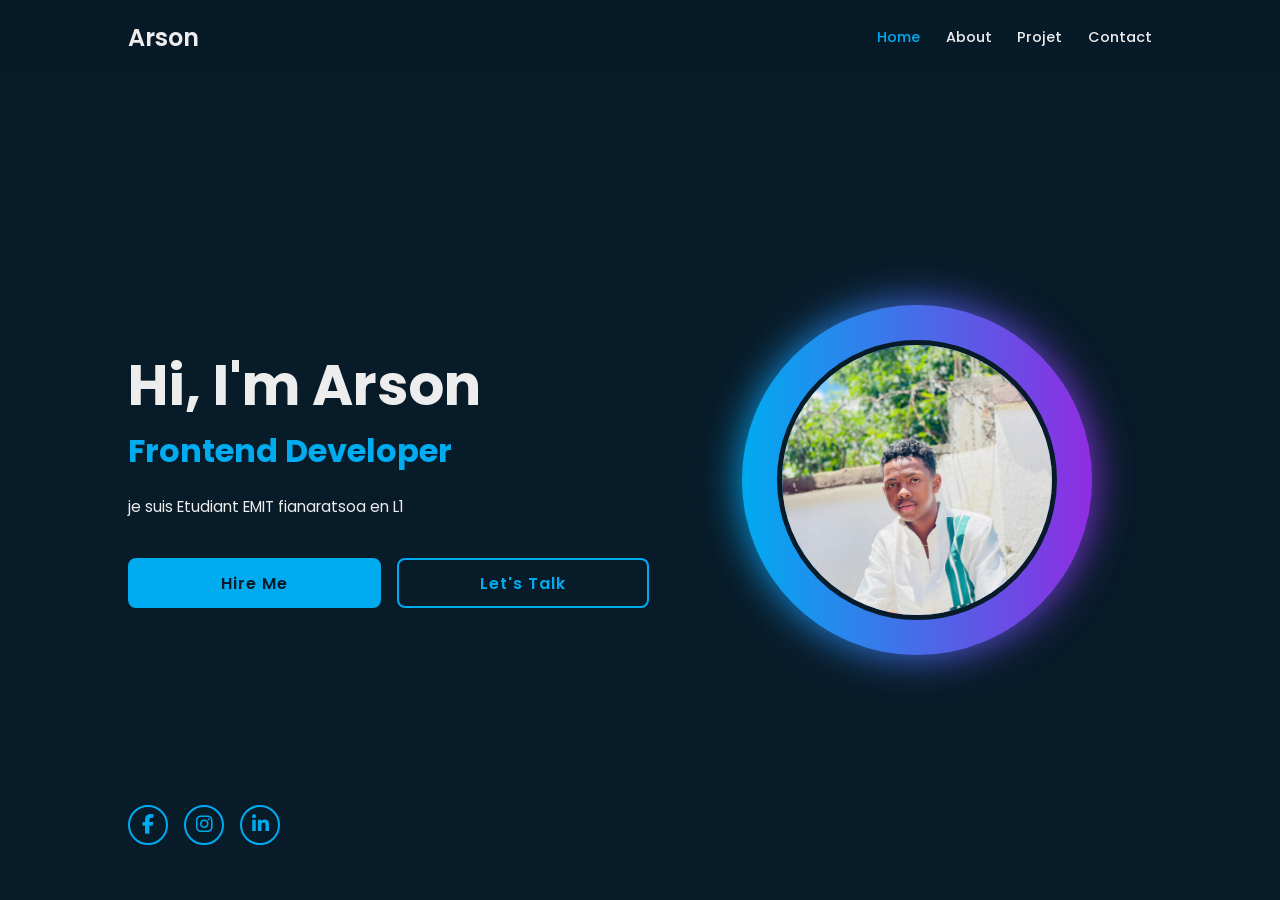
<file: index.html>
<!DOCTYPE html>
<html lang="en">
<head>
    <meta charset="UTF-8">
    <meta name="viewport" content="width=device-width, initial-scale=1.0">
    <title>Document</title>
    <link rel="stylesheet" href="style.css">
    <link rel="stylesheet" href="https://cdnjs.cloudflare.com/ajax/libs/font-awesome/6.5.1/css/all.min.css">
    <link href="https://fonts.googleapis.com/css2?family=Poppins:wght@400;600;700&display=swap" rel="stylesheet">
</head>
<body>
    <header class="header">
        <a href="#" class="logo">Arson</a>

        <div class="menu-toggle">
            <i class="fa-solid fa-bars"></i>
        </div>

    <nav class="navbar">
        <a href="#" class="active">Home</a>
        <a href="about.html">About</a>
        <a href="projet.html">Projet</a>
        
        <a href="contact.html">Contact</a>
    </nav>
    </header>
<br><br><br>
<section class="home">
    <div class="home-content">
        <h1>Hi, I'm Arson</h1>
        <h3>Frontend Developer</h3>
        <p>
            je suis Etudiant EMIT fianaratsoa en L1 <br mention d'informatique(DA2I)
        </p>
        <div class="btn-box">
            <a href="#">Hire Me</a>
            <a href="#">Let's Talk</a>
        </div>
    </div>

    <div class="home-img">
        <div class="glow-circle">
            <span></span>
            <span></span>
            <div class="image">
                <img src="images/moi.jpeg.jpg" alt="Arson Haja">
            </div>
        </div>
    </div>

    <div class="home-sci">
        <a href="#"><i class="fa-brands fa-facebook-f"></i></a>
        <a href="#"><i class="fa-brands fa-instagram"></i></a>
        <a href="#"><i class="fa-brands fa-linkedin-in"></i></a>
    </div>
</section>

<script>
    const menuToggle = document.querySelector(".menu-toggle");
    const navbar = document.querySelector(".navbar");

    menuToggle.addEventListener("click", () => {
        navbar.classList.toggle("active");
    });
</script>
</body>

</html>
</file>
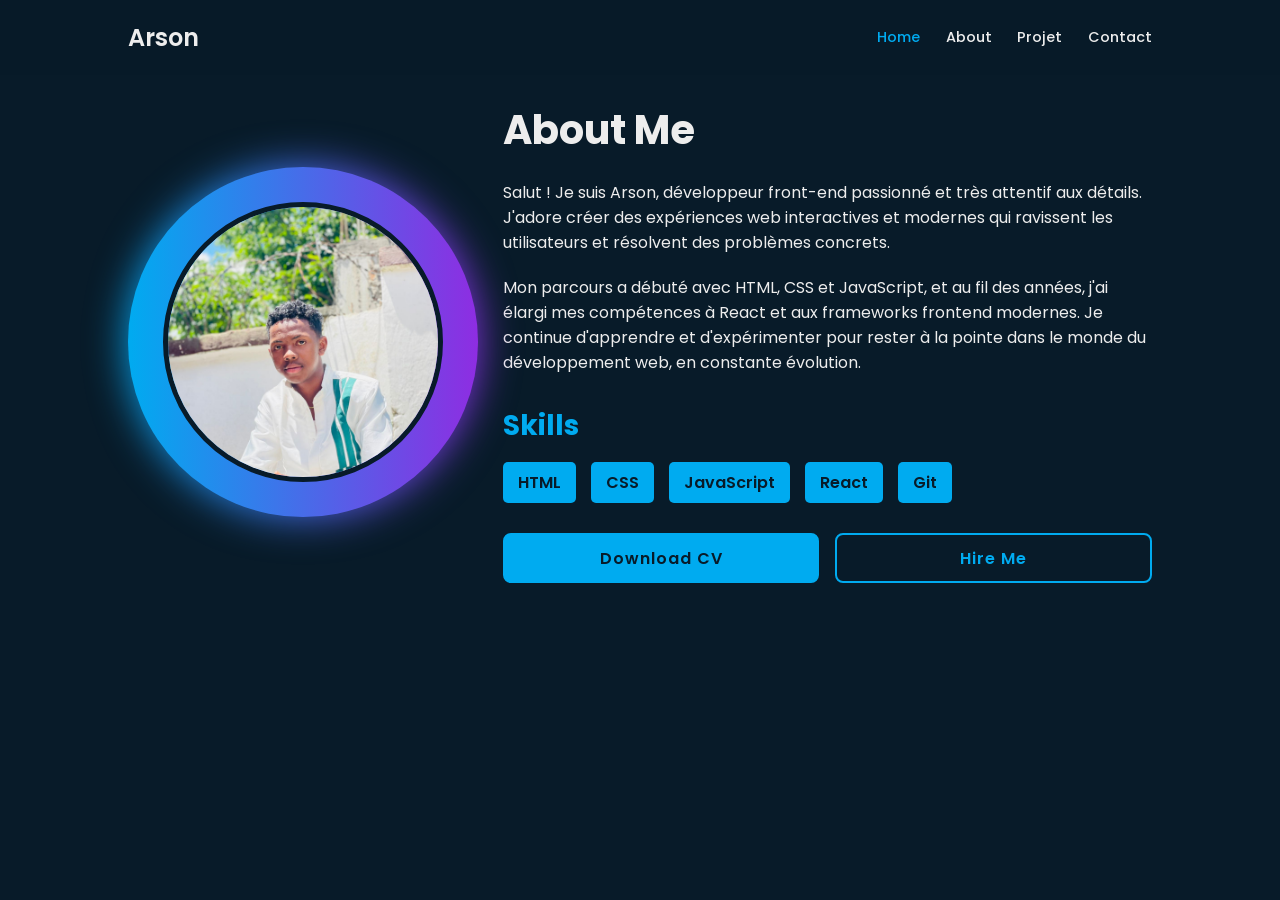
<file: about.html>
<!DOCTYPE html>
<html lang="en">
<head>
    <meta charset="UTF-8">
    <meta name="viewport" content="width=device-width, initial-scale=1.0">
    <title>Document</title>
    <link rel="stylesheet" href="style.css">
    <link rel="stylesheet" href="https://cdnjs.cloudflare.com/ajax/libs/font-awesome/6.5.1/css/all.min.css">
    <link href="https://fonts.googleapis.com/css2?family=Poppins:wght@400;600;700&display=swap" rel="stylesheet">
</head>
<body>
    <header class="header">
        <a href="#" class="logo">Arson</a>

        <div class="menu-toggle">
            <i class="fa-solid fa-bars"></i>
        </div>

    <nav class="navbar">
        <a href="index.html" class="active">Home</a>
        <a href="about.html">About</a>
        <a href="projet.html">Projet</a>
        
        <a href="contact.html">Contact</a>
    </nav>
    </header>
<section class="about">
    <div class="about-container" style="padding: 100px 10%; display: flex; gap: 50px; flex-wrap: wrap; align-items: center;">
        <!-- IMAGE À GAUCHE -->
        <div class="about-img" style="flex: 1; min-width: 300px;">
            <div class="glow-circle">
                <span></span>
                <span></span>
                <div class="image">
                    <img src="images/moi.jpeg.jpg" alt="Arson Haja">
                </div>
            </div>
        </div>

        <!-- TEXTE À DROITE -->
        <div class="about-content" style="flex: 2; min-width: 300px;">
            <h2 style="font-size: 40px; font-weight: 700; margin-bottom: 20px;">About Me</h2>
            <p style="font-size: 16px; margin-bottom: 20px;">
                Salut ! Je suis Arson, développeur front-end passionné et très attentif aux détails.

J'adore créer des expériences web interactives et modernes qui ravissent les utilisateurs et résolvent des problèmes concrets.
            </p>
            <p style="font-size: 16px; margin-bottom: 30px;">
         Mon parcours a débuté avec HTML, CSS et JavaScript, et au fil des années, j'ai élargi mes compétences

à React et aux frameworks frontend modernes. Je continue d'apprendre et d'expérimenter pour rester à la pointe

dans le monde du développement web, en constante évolution.
            </p>

            <!-- COMPETENCES -->
            <h3 style="font-size: 28px; color: #00abf0; margin-bottom: 15px;">Skills</h3>
            <div class="skills" style="display: flex; gap: 15px; flex-wrap: wrap; margin-bottom: 30px;">
                <span style="background: #00abf0; color: #081b29; padding: 8px 15px; border-radius: 5px; font-weight: 600;">HTML</span>
                <span style="background: #00abf0; color: #081b29; padding: 8px 15px; border-radius: 5px; font-weight: 600;">CSS</span>
                <span style="background: #00abf0; color: #081b29; padding: 8px 15px; border-radius: 5px; font-weight: 600;">JavaScript</span>
                <span style="background: #00abf0; color: #081b29; padding: 8px 15px; border-radius: 5px; font-weight: 600;">React</span>
                <span style="background: #00abf0; color: #081b29; padding: 8px 15px; border-radius: 5px; font-weight: 600;">Git</span>
            </div>

            <!-- EXPERIENCES / CTA -->
            <div class="btn-box">
                <a href="#">Download CV</a>
                <a href="#">Hire Me</a>
            </div>
        </div>
    </div>
</section>
<script>
    const menuToggle = document.querySelector(".menu-toggle");
    const navbar = document.querySelector(".navbar");

    menuToggle.addEventListener("click", () => {
        navbar.classList.toggle("active");
    });
</script>
</body>

</html>
</file>
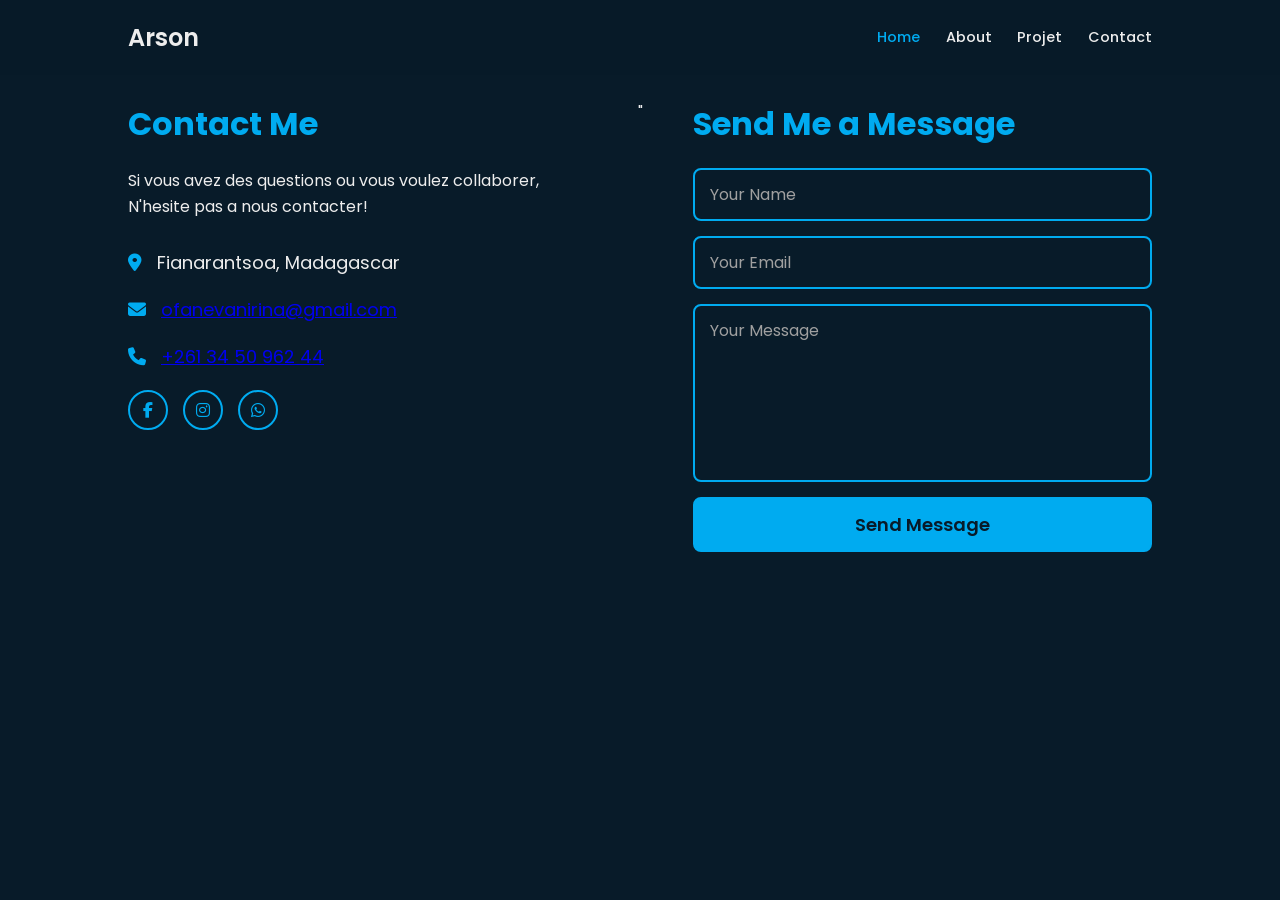
<file: contact.html>
<!DOCTYPE html>
<html lang="en">
<head>
    <meta charset="UTF-8">
    <meta name="viewport" content="width=device-width, initial-scale=1.0">
    <title>Document</title>
    <link rel="stylesheet" href="style.css">
    <link rel="stylesheet" href="https://cdnjs.cloudflare.com/ajax/libs/font-awesome/6.5.1/css/all.min.css">
    <link href="https://fonts.googleapis.com/css2?family=Poppins:wght@400;600;700&display=swap" rel="stylesheet">
</head>
<body>
    <header class="header">
        <a href="#" class="logo">Arson</a>

        <div class="menu-toggle">
            <i class="fa-solid fa-bars"></i>
        </div>

    <nav class="navbar">
        <a href="index.html" class="active">Home</a>
        <a href="about.html">About</a>
        <a href="projet.html">Projet</a>
        
        <a href="contact.html">Contact</a>
    </nav>
    </header>

<section class="contact">
    <div class="contact-container">
        <div class="contact-info">
            <h2>Contact Me</h2>
            <p>Si vous avez des questions ou  vous voulez collaborer, N'hesite pas  a nous contacter!</p>
            
            <div class="info-item">
                <i class="fas fa-map-marker-alt"></i>
                <span>Fianarantsoa, Madagascar</span>
            </div>
            <div class="info-item">
                <i class="fas fa-envelope"></i>
                <span><a href="mailto:ofanevanirina@gmail.com">ofanevanirina@gmail.com</a></span>
            </div>
            <div class="info-item">
                <i class="fas fa-phone"></i>
                <span><a href="tel:0345096244">+261 34 50 962 44</a></span>
            </div>

            <div class="contact-socials">
                <a href="https://www.facebook.com/arson.hajaniaina"><i class="fab fa-facebook-f"></i></a>
                <a href="http:instagram.com/arsonhajaniaina"><i class="fab fa-instagram"></i></a>
                <a href="https://wa.me/261345096244"><i class="fab fa-whatsapp"></i></a>
            </div>
        </div>"

        <div class="contact-form">
            <h2>Send Me a Message</h2>
            <form action="#" method="post">
                <input type="text" name="name" placeholder="Your Name" required>
                <input type="email" name="email" placeholder="Your Email" required>
                <textarea name="message" rows="6" placeholder="Your Message" required></textarea>
                <button type="submit">Send Message</button>
            </form>
        </div>
    </div>
</section>
<script>
    const menuToggle = document.querySelector(".menu-toggle");
    const navbar = document.querySelector(".navbar");

    menuToggle.addEventListener("click", () => {
        navbar.classList.toggle("active");
    });
</script>
</body>

</html>
</file>
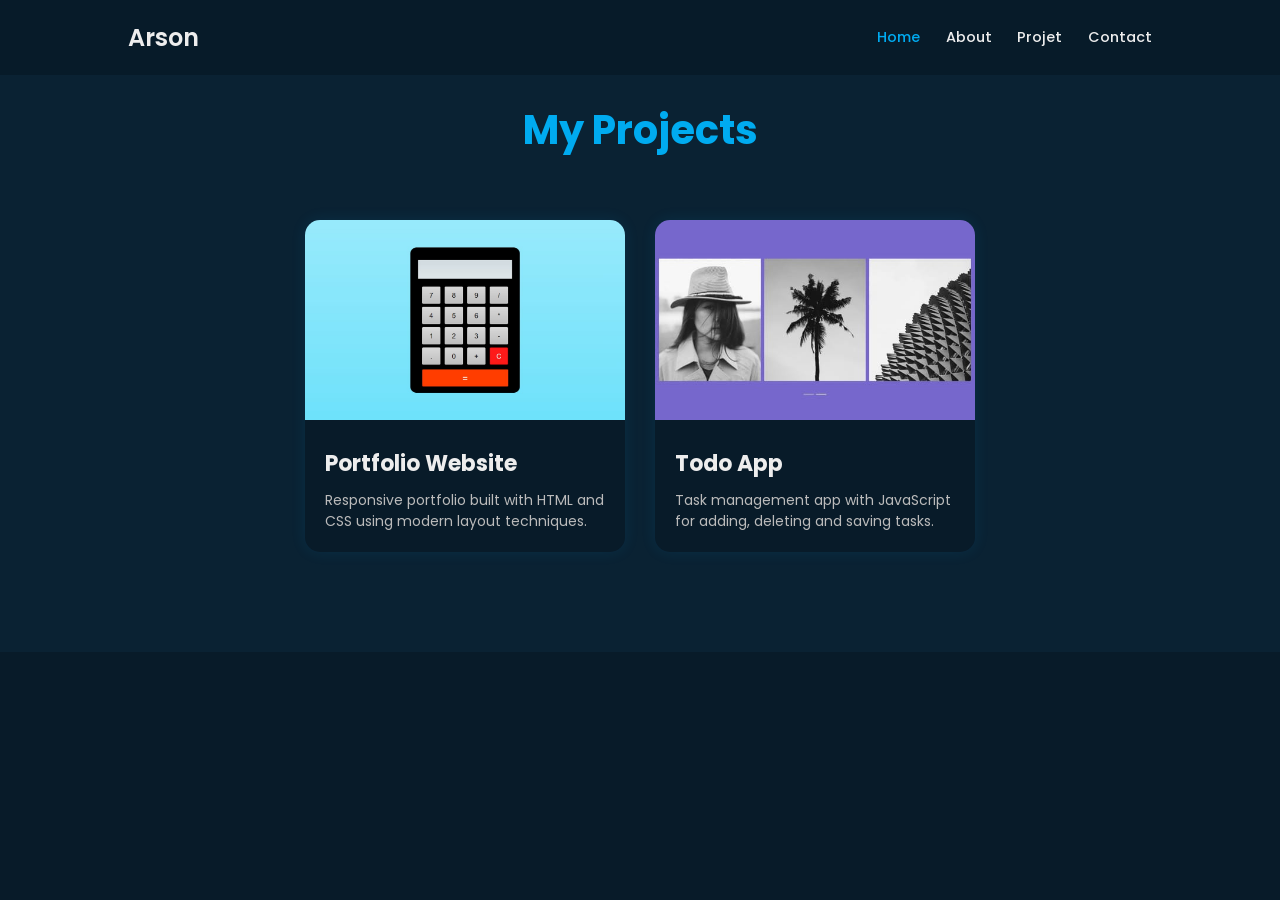
<file: projet.html>
<!DOCTYPE html>
<html lang="en">
<head>
    <meta charset="UTF-8">
    <meta name="viewport" content="width=device-width, initial-scale=1.0">
    <title>Document</title>
    <link rel="stylesheet" href="style.css">
    <link rel="stylesheet" href="https://cdnjs.cloudflare.com/ajax/libs/font-awesome/6.5.1/css/all.min.css">
    <link href="https://fonts.googleapis.com/css2?family=Poppins:wght@400;600;700&display=swap" rel="stylesheet">
</head>
<body>
    <header class="header">
        <a href="#" class="logo">Arson</a>

        <div class="menu-toggle">
            <i class="fa-solid fa-bars"></i>
        </div>

    <nav class="navbar">
        <a href="index.html" class="active">Home</a>
        <a href="about.html">About</a>
        <a href="projet.html">Projet</a>
        
        <a href="contact.html">Contact</a>
    </nav>
    </header>

<section class="projects" id="projects">
    <div class="projects-container">
        <h2 class="section-title">My Projects</h2>

        <div class="projects-grid">

            <div class="project-card">
                <img src="images/projet1.jpg" alt="Project 1">
                <div class="project-content">
                    <h3>Portfolio Website</h3>
                    <p>Responsive portfolio built with HTML and CSS using modern layout techniques.</p>
                </div>
            </div>

            <div class="project-card">
                <img src="images/projet2.jpg" alt="Project 2">
                <div class="project-content">
                    <h3>Todo App</h3>
                    <p>Task management app with JavaScript for adding, deleting and saving tasks.</p>
                </div>
            </div>



        </div>
    </div>
</section>
<script>
    const menuToggle = document.querySelector(".menu-toggle");
    const navbar = document.querySelector(".navbar");

    menuToggle.addEventListener("click", () => {
        navbar.classList.toggle("active");
    });
</script>
</body>

</html>
</file>
<file: style.css>
*{
    margin: 0;
    padding: 0;
    box-sizing: border-box;
    font-family: 'Poppins', sans-serif;
}

body{
    background-color: #081b29;
    color: #ededed;
}

.header{
    position: fixed;
    top: 0;
    left: 0;
    width: 100%;
    padding: 20px 10%;
    display: flex;
    justify-content: space-between;
    align-items: center;
    z-index: 100;
    background: rgba(8, 27, 41, 0.85); /* léger fond pour lisibilité */
}

.logo{
    font-size: 1.5rem;
    color: #ededed;
    text-decoration: none;
    font-weight: 600;
}

.navbar{
    display: flex;
    gap: clamp(1rem, 2vw, 2rem);
}

.navbar a {
    font-size: clamp(0.9rem, 1vw, 1.2rem);
    color: #ededed;
    text-decoration: none;
    font-weight: 500;
    transition: .3s;
}

.navbar a:hover,
.navbar a.active {
    color: #00abf0;
}


.home {
    display: flex;
    flex-wrap: wrap;
    justify-content: space-between;
    align-items: center;
    padding: 120px 10%; /* espace pour header fixe */
    gap: 2rem;
    min-height: calc(100vh - 90px); /* prend en compte le header */
    position: relative;
}

.home-content {
    flex: 1 1 350px;
    max-width: 600px;
}

.home-content h1 {
    font-size: clamp(2rem, 5vw, 3.5rem);
    font-weight: 700;
    line-height: 1.2;
}

.home-content h3 {
    font-size: clamp(1.5rem, 3vw, 2rem);
    font-weight: 700;
    color: #00abf0;
    margin: 0.5rem 0;
}

.home-content p {
    font-size: clamp(0.9rem, 1.2vw, 1.1rem);
    margin: 20px 0 40px;
}

.btn-box {
    display: flex;
    flex-wrap: wrap;
    gap: 1rem;
}

.btn-box a {
    flex: 1 1 140px;
    height: 50px;
    display: flex;
    justify-content: center;
    align-items: center;
    background: #00abf0;
    border: 2px solid #00abf0;
    border-radius: 8px;
    color: #081b29;
    font-weight: 600;
    text-decoration: none;
    position: relative;
    overflow: hidden;
    transition: 0.5s;
}

.btn-box a:nth-child(2) {
    background: transparent;
    color: #00abf0;
}

.btn-box a::before {
    content: '';
    position: absolute;
    top: 0;
    left: 0;
    width: 0;
    height: 100%;
    background: #081b29;
    z-index: -1;
    transition: .5s;
}

.btn-box a:hover::before {
    width: 100%;
}

.btn-box a:hover {
    color: #00abf0;
}

.home-img {
    flex: 1 1 300px;
    display: flex;
    justify-content: center;
    align-items: center;
    position: relative;
}

.glow-circle {
    position: relative;
    width: clamp(250px, 30vw, 350px);
    height: clamp(250px, 30vw, 350px);
    border-radius: 50%;
    display: flex;
    justify-content: center;
    align-items: center;
}

.glow-circle span {
    position: absolute;
    width: 100%;
    height: 100%;
    background: linear-gradient(90deg, #00abf0, #8e2de2);
    border-radius: 50%;
    animation: rotate 4s linear infinite;
}

.glow-circle span:nth-child(1) {
    filter: blur(20px);
}

.image {
    width: 80%;
    height: 80%;
    border-radius: 50%;
    overflow: hidden;
    border: 5px solid #081b29;
    z-index: 1;
}

.image img {
    width: 100%;
    height: 100%;
    object-fit: cover;
}

@keyframes rotate {
    100% {
        transform: rotate(360deg);
    }
}

.home-sci {
    position: absolute;
    bottom: clamp(20px, 5vw, 40px);
    display: flex;
    gap: clamp(0.5rem, 2vw, 1rem);
}

.home-sci a {
    display: flex;
    justify-content: center;
    align-items: center;
    width: clamp(30px, 4vw, 40px);
    height: clamp(30px, 4vw, 40px);
    border: 2px solid #00abf0;
    border-radius: 50%;
    font-size: clamp(0.8rem, 1.5vw, 1.2rem);
    color: #00abf0;
    text-decoration: none;
    transition: .3s;
}

.home-sci a:hover {
    background: #00abf0;
    color: #081b29;
}

/* Responsive */
@media (max-width: 768px) {
    .home {
        flex-direction: column-reverse;
        padding: 140px 5%;
        gap: 2rem;
        min-height: auto;
    }
    .home-content {
        text-align: center;
    }
    .btn-box {
        justify-content: center;
    }
}

.btn-box{
    display: flex;
    flex-wrap: wrap;
    gap: 1rem;
}



.btn-box a{
    position: relative;
    display: inline-flex;
    justify-content: center;
    align-items: center;
    width: 150px;
    height: 50px;
    background: #00abf0;
    border: 2px solid #00abf0;
    border-radius: 8px;
    font-size: 1rem;
    color: #081b29;
    text-decoration: none;
    font-weight: 600;
    letter-spacing: 1px;
    z-index:1 ;
    overflow: hidden;
    transition: .5s;
}

.btn-box a:hover{
    color: #00abf0;
}

.btn-box a:nth-child(2){
    background: transparent;
    color: #00abf0;
}
.btn-box a:nth-child(2):hover{
    color: #081b29;
}

.btn-box a:nth-child(2)::before{
    background: #00abf0;
}

.btn-box a::before{
    content: '';
    position: absolute;
    top: 0;
    left: 0;
    width: 0;
    height: 100%;
    background: #081b29;
    z-index: -1;
    transition: .5s;
}

.btn-box a:hover:before{
    width: 100%;

}

.home-img{
    flex: 1 1 300px;
    display: flex;
    justify-content: center;
    align-items: center;
}

.glow-circle{
    position: relative;
    width: clamp(250px, 30vw, 350px);
    height: clamp(250px, 30vw, 350px);
    border-radius: 50%;
    display: flex;
    justify-content: center;
    align-items: center;
}

.glow-circle span{
    position: absolute;
    width: 100%;
    height: 100%;
    background: linear-gradient(90deg, #00abf0, #8e2de2);
    border-radius: 50%;
    animation: rotate 4s linear infinite;
}

.glow-circle span:nth-child(1){
    filter: blur(20px);
}

.image{
    position: relative;
    width: 80%;
    height: 80%;
    border-radius: 50%;
    overflow: hidden;
    border: 5px solid #081b29;
    z-index: 1;
}

.image img{
    width: 100%;
    height: 100%;
    object-fit: cover;
}

@keyframes rotate{
    100%{
        transform: rotate(360deg);
    }
}

.home-sci{
    position: absolute;
    bottom: clamp(20px, 5vw, 40px);
    display: flex;
    gap: clamp(0.5rem, 2vw, 1rem);
}

.home-sci a{
    display: flex;
    justify-content: center;
    align-items: center;
    width: clamp(30px, 4vw, 40px);
    height: clamp(30px, 4vw, 40px);
    border: 2px solid #00abf0;
    border-radius: 50%;
    font-size: clamp(0.8rem, 1.5vw, 1.2rem);
    color: #00abf0;
    text-decoration: none;
    transition: .3s;
}

.home-sci a:hover{
    background: #00abf0;
    color: #081b29;
}

/* Responsive adjustments */
@media(max-width:768px){
    .header{
        padding: 15px 5%;
    }
    .home{
        padding: 0 5%;
        gap: 1.5rem;
    }
}

.contact{
    padding: 100px 10%;
    display: flex;
    justify-content: center;
    align-items: flex-start;
    gap: 50px;
    color: #ededed;
}

.contact-container{
    display: flex;
    flex-wrap: wrap;
    gap: 50px;
    max-width: 1200px;
    width: 100%;
}

.contact-info, .contact-form{
    flex: 1;
    min-width: 300px;
}

.contact-info h2,
.contact-form h2{
    font-size: 32px;
    color: #00abf0;
    margin-bottom: 20px;
}

.contact-info p{
    margin-bottom: 30px;
    line-height: 1.6;
}

.info-item{
    display: flex;
    align-items: center;
    margin-bottom: 20px;
    font-size: 18px;
}

.info-item i{
    margin-right: 15px;
    color: #00abf0;
}

.contact-socials{
    margin-top: 20px;
    display: flex;
    gap: 15px;
}

.contact-socials a{
    display: flex;
    justify-content: center;
    align-items: center;
    width: 40px;
    height: 40px;
    border: 2px solid #00abf0;
    border-radius: 50%;
    color: #00abf0;
    text-decoration: none;
    transition: .3s;
}

.contact-socials a:hover{
    background: #00abf0;
    color: #081b29;
}

.contact-form form{
    display: flex;
    flex-direction: column;
    gap: 15px;
}

.contact-form input,
.contact-form textarea{
    padding: 12px 15px;
    border-radius: 8px;
    border: 2px solid #00abf0;
    background: transparent;
    color: #ededed;
    font-size: 16px;
    resize: none;
}

.contact-form input::placeholder,
.contact-form textarea::placeholder{
    color: #a0a0a0;
}

.contact-form button{
    padding: 12px 20px;
    border-radius: 8px;
    border: 2px solid #00abf0;
    background: #00abf0;
    color: #081b29;
    font-size: 18px;
    font-weight: 600;
    cursor: pointer;
    transition: .3s;
}

.contact-form button:hover{
    background: transparent;
    color: #00abf0;
}

/* ================= PROJECTS SECTION ================= */

.projects {
    padding: 100px 10%;
    background: #0a2233;
}

.section-title {
    text-align: center;
    font-size: 40px;
    margin-bottom: 60px;
    color: #00abf0;
}

.projects-grid {
    display: flex;
    flex-wrap: wrap;
    gap: 30px;
    justify-content: center;
}

.project-card {
    background: #081b29;
    border-radius: 15px;
    overflow: hidden;
    width: 320px;
    transition: 0.4s ease;
    box-shadow: 0 0 15px rgba(0, 171, 240, 0.1);
}

.project-card:hover {
    transform: translateY(-10px);
    box-shadow: 0 0 25px rgba(0, 171, 240, 0.4);
}

.project-card img {
    width: 100%;
    height: 200px;
    object-fit: cover;
}

.project-content {
    padding: 20px;
}

.project-content h3 {
    font-size: 22px;
    margin-bottom: 10px;
}

.project-content p {
    font-size: 14px;
    color: #bbb;
}

/* ===== Responsive Navbar ===== */

.menu-toggle {
    display: none;
    font-size: 28px;
    color: #ededed;
    cursor: pointer;
}

/* Mobile */
@media (max-width: 768px) {

    .menu-toggle {
        display: block;
    }

    .navbar {
        position: absolute;
        top: 100%;
        right: 0;
        width: 100%;
        background: #081b29;
        display: flex;
        flex-direction: column;
        align-items: center;
        padding: 20px 0;
        gap: 20px;

        /* caché par défaut */
        transform: translateY(-200%);
        transition: 0.4s ease;
    }

    .navbar.active {
        transform: translateY(0);
    }

    .navbar a {
        margin-left: 0;
        font-size: 20px;
    }
}
</file>
